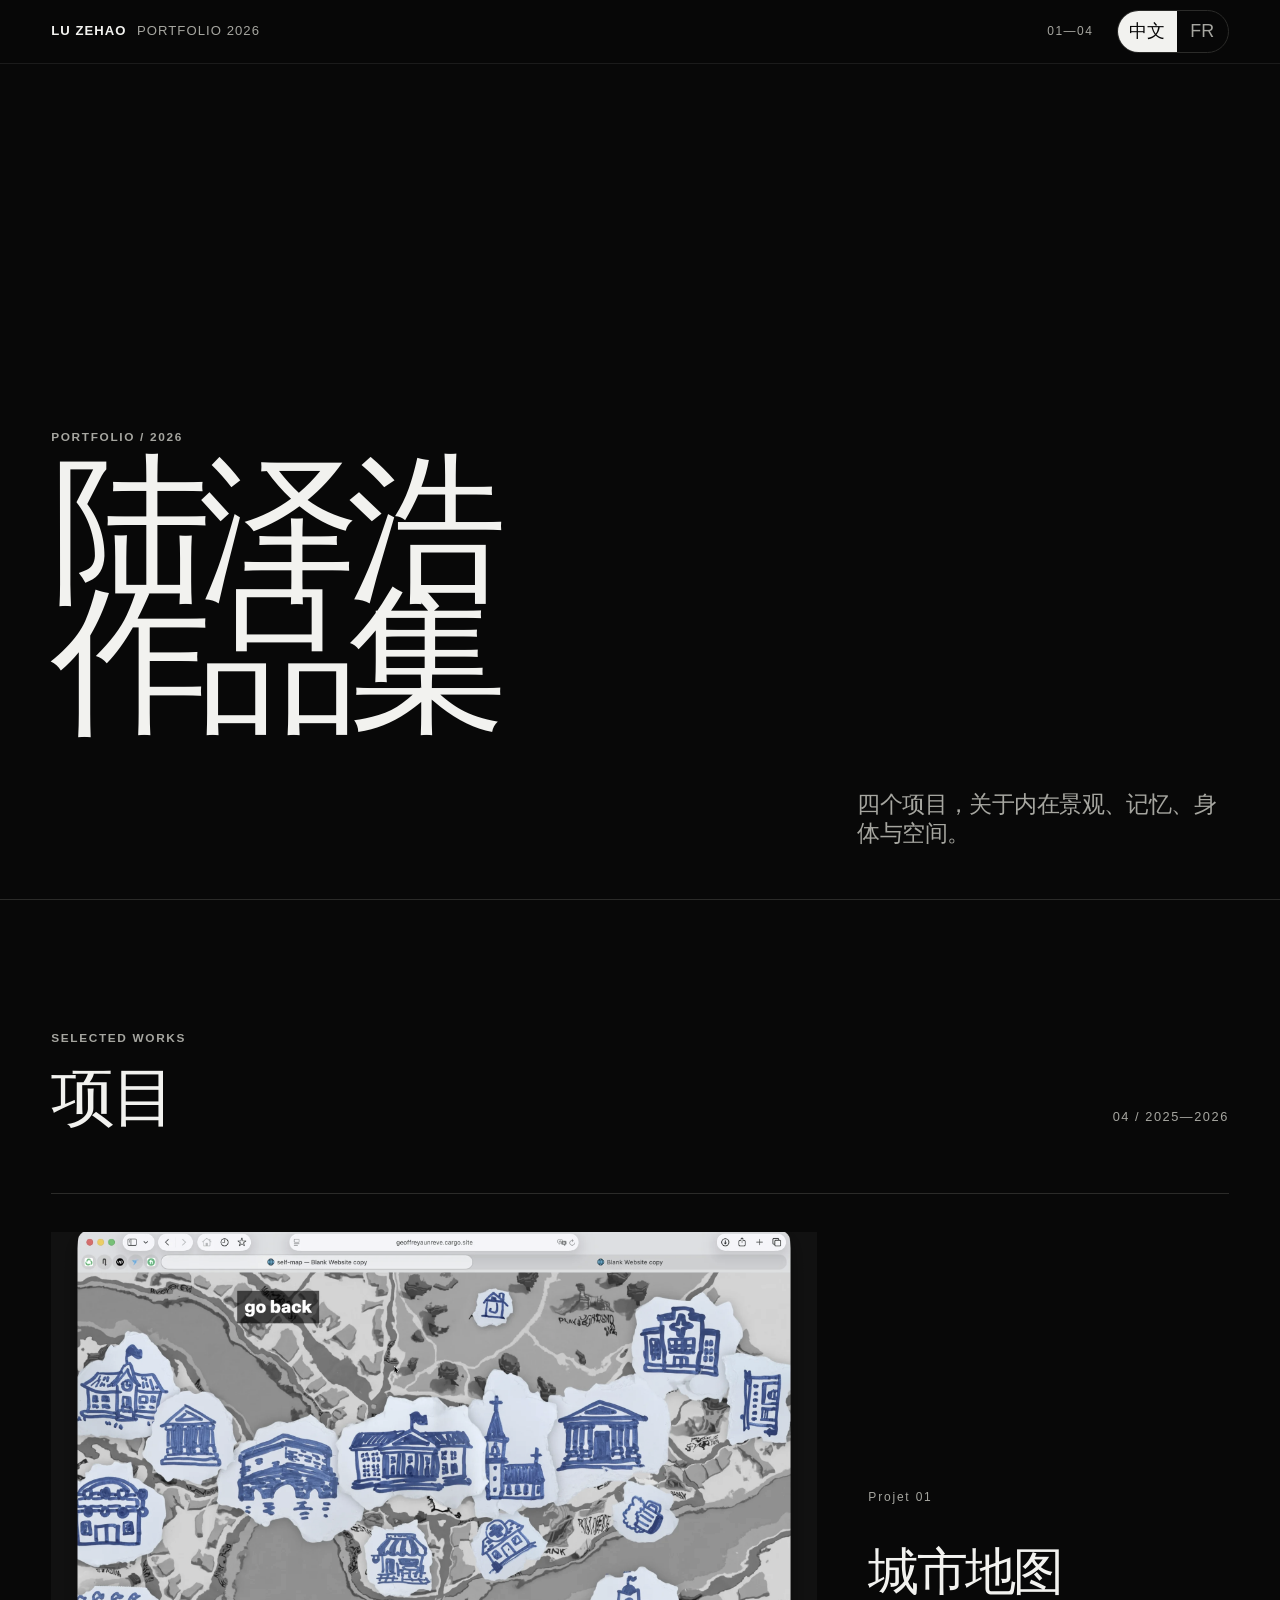
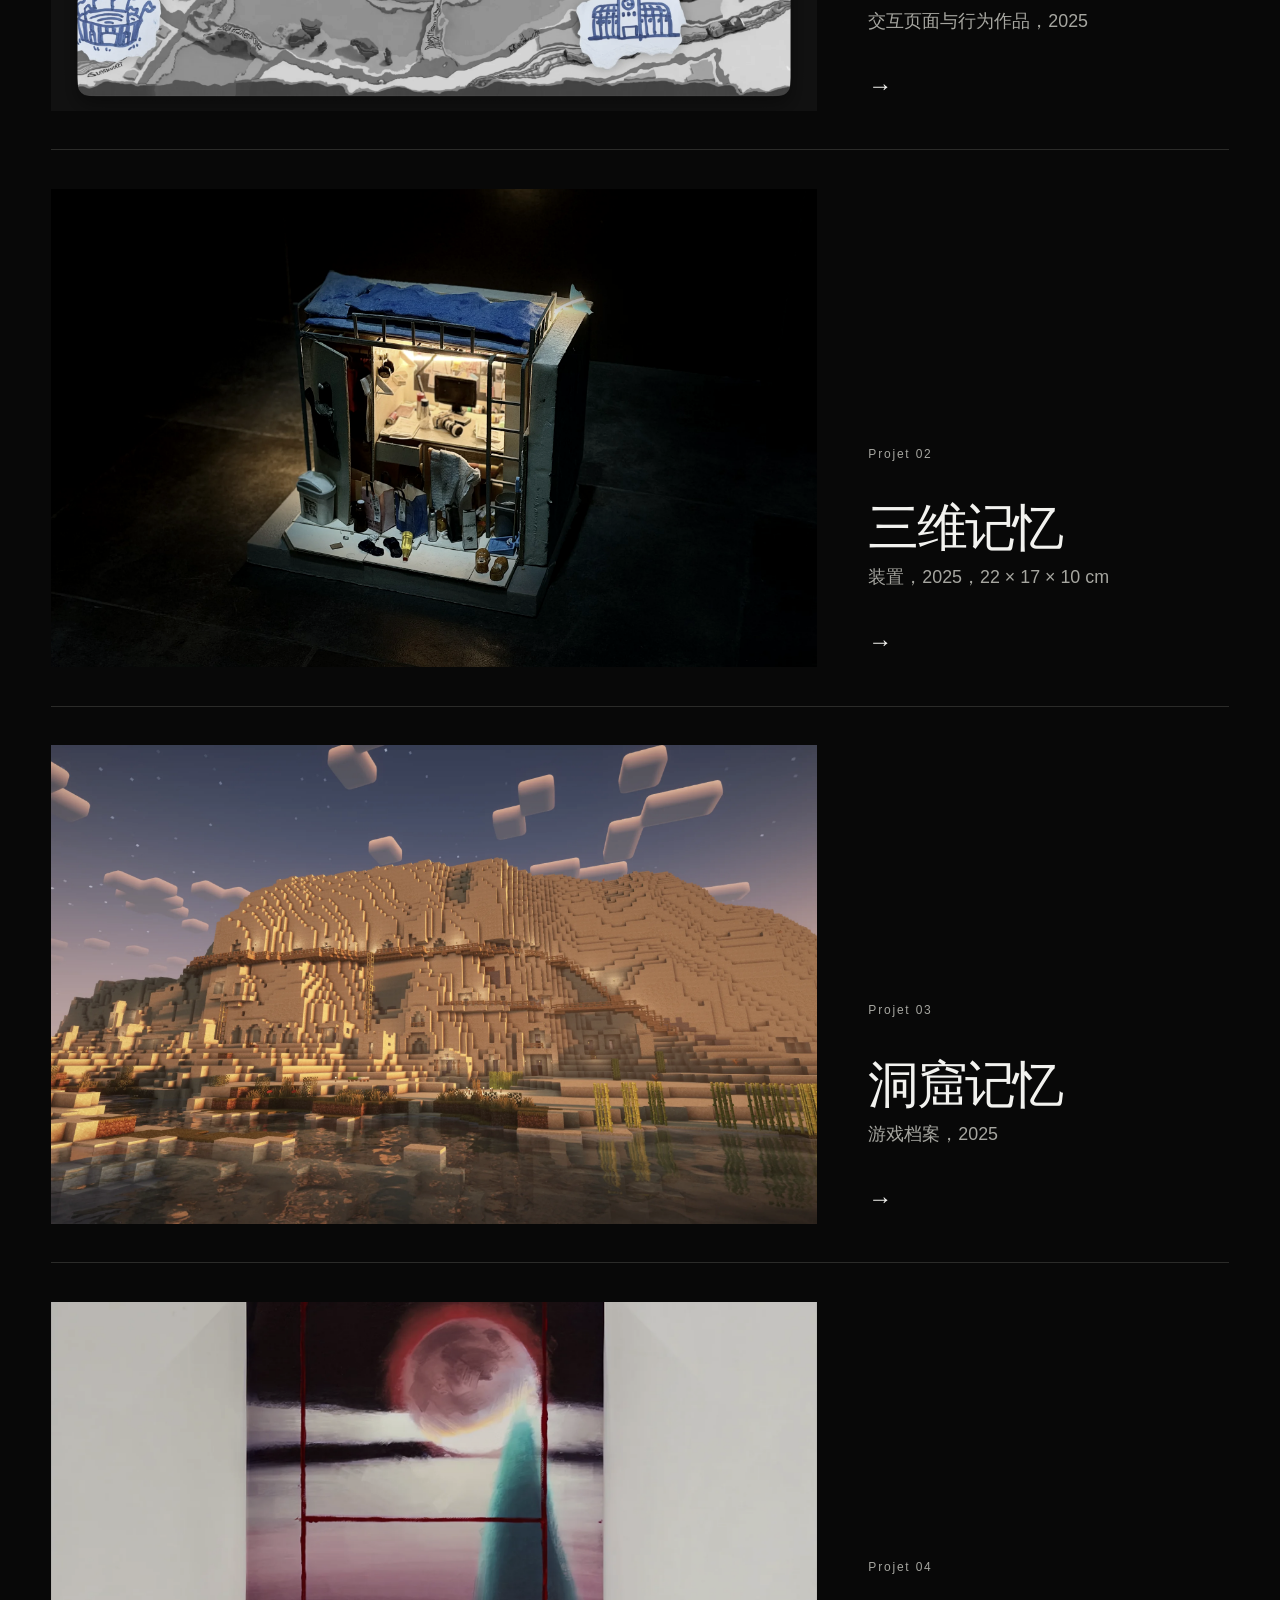
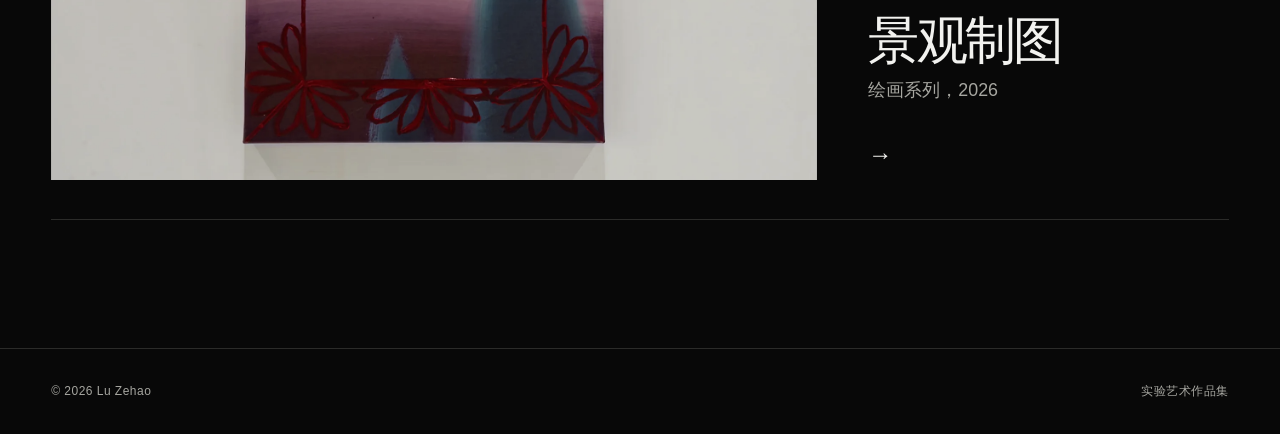
<file: index.html>
<!doctype html>
<html lang="zh-CN" data-site-lang="zh">
<head>
  <meta charset="utf-8">
  <meta name="viewport" content="width=device-width, initial-scale=1">
  <meta name="description" content="陆泽浩 2026 实验艺术作品集，收录四个项目。">
  <title>陆泽浩作品集 2026</title>
  <link rel="stylesheet" href="assets/css/style.css">
  <script src="assets/js/main.js" defer></script>
</head>
<body>
  <a class="skip-link" href="#main" data-zh="跳到主要内容" data-fr="Aller au contenu">跳到主要内容</a>

  <header class="site-header">
    <a class="brand" href="index.html" aria-label="返回首页">
      Lu Zehao <span>Portfolio 2026</span>
    </a>
    <div class="header-actions">
      <span class="project-index">01—04</span>
      <div class="language-switch" aria-label="语言切换">
        <button type="button" data-set-lang="zh" aria-pressed="true">中文</button>
        <button type="button" data-set-lang="fr" aria-pressed="false">FR</button>
      </div>
    </div>
  </header>

  <main id="main">
    <section class="home-hero">
      <div>
        <p class="eyebrow">Portfolio / 2026</p>
        <h1 class="home-title">
          <span lang="zh">陆泽浩<br>作品集</span>
          <span lang="fr">Œuvres<br>de Lu<br>Zehao</span>
        </h1>
        <p class="home-title-fr">
          <span lang="zh">四个项目，关于内在景观、记忆、身体与空间。</span>
          <span lang="fr">Quatre projets autour du paysage intérieur, de la mémoire, du corps et de l’espace.</span>
        </p>
      </div>
    </section>

    <section class="project-list" aria-labelledby="projects-heading">
      <div class="project-list-head reveal">
        <div>
          <p class="section-kicker">Selected works</p>
          <h2 id="projects-heading">
            <span lang="zh">项目</span>
            <span lang="fr">Projets</span>
          </h2>
        </div>
        <span class="project-count">04 / 2025—2026</span>
      </div>

      <a class="project-card reveal" href="project-01.html">
        <div class="project-card-media">
          <img src="assets/images/p1-cover.webp" width="2400" height="1629"
               alt="由手绘建筑组成的城市地图交互页面">
        </div>
        <div class="project-card-copy">
          <span class="project-number">Projet 01</span>
          <div>
            <h3>
              <span lang="zh">城市地图</span>
              <span lang="fr">Carte de la Ville</span>
            </h3>
            <p>
              <span lang="zh">交互页面与行为作品，2025</span>
              <span lang="fr">Page interactive et performance, 2025</span>
            </p>
            <span class="project-card-arrow" aria-hidden="true">→</span>
          </div>
        </div>
      </a>

      <a class="project-card reveal" href="project-02.html">
        <div class="project-card-media">
          <img src="assets/images/p2-cover.webp" width="2400" height="1800"
               alt="昏暗环境中发光的宿舍空间微缩装置">
        </div>
        <div class="project-card-copy">
          <span class="project-number">Projet 02</span>
          <div>
            <h3>
              <span lang="zh">三维记忆</span>
              <span lang="fr">Mémoires en trois dimensions</span>
            </h3>
            <p>
              <span lang="zh">装置，2025，22 × 17 × 10 cm</span>
              <span lang="fr">Installation, 2025, 22 × 17 × 10 cm</span>
            </p>
            <span class="project-card-arrow" aria-hidden="true">→</span>
          </div>
        </div>
      </a>

      <a class="project-card reveal" href="project-03.html">
        <div class="project-card-media">
          <img src="assets/images/p3-cover.webp" width="2400" height="1500"
               alt="Minecraft 中依山建造的洞窟景观">
        </div>
        <div class="project-card-copy">
          <span class="project-number">Projet 03</span>
          <div>
            <h3>
              <span lang="zh">洞窟记忆</span>
              <span lang="fr">Mémoire de la grotte</span>
            </h3>
            <p>
              <span lang="zh">游戏档案，2025</span>
              <span lang="fr">Archives du jeu, 2025</span>
            </p>
            <span class="project-card-arrow" aria-hidden="true">→</span>
          </div>
        </div>
      </a>

      <a class="project-card reveal" href="project-04.html">
        <div class="project-card-media">
          <img src="assets/images/p4-cover.webp" width="1799" height="2400"
               alt="红色线条覆盖在朦胧内在景观上的绘画">
        </div>
        <div class="project-card-copy">
          <span class="project-number">Projet 04</span>
          <div>
            <h3>
              <span lang="zh">景观制图</span>
              <span lang="fr">Cartographie du paysage</span>
            </h3>
            <p>
              <span lang="zh">绘画系列，2026</span>
              <span lang="fr">Série de peintures, 2026</span>
            </p>
            <span class="project-card-arrow" aria-hidden="true">→</span>
          </div>
        </div>
      </a>
    </section>
  </main>

  <footer class="site-footer">
    <span>© 2026 Lu Zehao</span>
    <span data-zh="实验艺术作品集" data-fr="Portfolio d’art expérimental">实验艺术作品集</span>
  </footer>
</body>
</html>
</file>
<file: assets/css/style.css>
:root {
  color-scheme: dark;
  --bg: #080808;
  --surface: #111;
  --surface-2: #181818;
  --text: #f2f2ef;
  --muted: #a6a6a0;
  --line: #2b2b29;
  --page-pad: clamp(1.25rem, 4vw, 4.5rem);
  --content: 1500px;
  --ease: cubic-bezier(.2, .75, .25, 1);
}

* {
  box-sizing: border-box;
}

html {
  background: var(--bg);
  scroll-behavior: smooth;
}

body {
  margin: 0;
  min-width: 320px;
  background: var(--bg);
  color: var(--text);
  font-family: -apple-system, BlinkMacSystemFont, "Segoe UI", "Noto Sans SC",
    "PingFang SC", "Hiragino Sans GB", Arial, sans-serif;
  font-size: clamp(1rem, .94rem + .22vw, 1.14rem);
  line-height: 1.75;
  text-rendering: optimizeLegibility;
}

a {
  color: inherit;
  text-decoration: none;
}

button {
  font: inherit;
}

img {
  display: block;
  max-width: 100%;
}

::selection {
  background: #e9e9e3;
  color: #090909;
}

.skip-link {
  position: fixed;
  z-index: 100;
  top: .75rem;
  left: .75rem;
  padding: .6rem .9rem;
  transform: translateY(-180%);
  background: var(--text);
  color: var(--bg);
  transition: transform .2s ease;
}

.skip-link:focus {
  transform: translateY(0);
}

.site-header {
  position: sticky;
  z-index: 20;
  top: 0;
  display: flex;
  align-items: center;
  justify-content: space-between;
  min-height: 64px;
  padding: 0 var(--page-pad);
  border-bottom: 1px solid rgba(255, 255, 255, .08);
  background: rgba(8, 8, 8, .82);
  backdrop-filter: blur(18px);
}

.brand {
  display: inline-flex;
  align-items: baseline;
  gap: .65rem;
  font-size: .82rem;
  font-weight: 650;
  letter-spacing: .08em;
  text-transform: uppercase;
}

.brand span {
  color: var(--muted);
  font-weight: 450;
}

.header-actions {
  display: flex;
  align-items: center;
  gap: clamp(.8rem, 2vw, 1.5rem);
}

.project-index {
  color: var(--muted);
  font-size: .75rem;
  letter-spacing: .12em;
}

.language-switch {
  display: inline-flex;
  overflow: hidden;
  border: 1px solid var(--line);
  border-radius: 999px;
}

.language-switch button {
  min-width: 3.2rem;
  padding: .32rem .7rem;
  border: 0;
  background: transparent;
  color: var(--muted);
  cursor: pointer;
}

.language-switch button[aria-pressed="true"] {
  background: var(--text);
  color: var(--bg);
}

html[data-site-lang="zh"] [lang="fr"],
html[data-site-lang="fr"] [lang="zh"] {
  display: none !important;
}

main {
  overflow: clip;
}

.home-hero {
  display: grid;
  align-content: end;
  min-height: calc(100svh - 64px);
  padding: clamp(5rem, 12vh, 10rem) var(--page-pad) var(--page-pad);
  border-bottom: 1px solid var(--line);
}

.eyebrow,
.section-kicker,
.slide-marker {
  margin: 0 0 1rem;
  color: var(--muted);
  font-size: .74rem;
  font-weight: 600;
  letter-spacing: .14em;
  text-transform: uppercase;
}

.home-title {
  max-width: 12ch;
  margin: 0;
  font-size: clamp(4rem, 12.5vw, 12rem);
  font-weight: 580;
  letter-spacing: -.075em;
  line-height: .82;
}

.home-title-fr {
  max-width: 29ch;
  margin: clamp(2rem, 5vw, 4.5rem) 0 0 auto;
  color: var(--muted);
  font-size: clamp(1.05rem, 1.8vw, 1.8rem);
  font-weight: 400;
  letter-spacing: -.025em;
  line-height: 1.25;
}

.project-list {
  max-width: var(--content);
  margin: 0 auto;
  padding: clamp(5rem, 10vw, 10rem) var(--page-pad);
}

.project-list-head {
  display: flex;
  align-items: end;
  justify-content: space-between;
  gap: 2rem;
  margin-bottom: clamp(2rem, 5vw, 4rem);
}

.project-list-head h2 {
  margin: 0;
  font-size: clamp(2.4rem, 5vw, 5rem);
  font-weight: 540;
  letter-spacing: -.055em;
  line-height: 1;
}

.project-count {
  color: var(--muted);
  font-size: .8rem;
  letter-spacing: .12em;
}

.project-card {
  position: relative;
  display: grid;
  grid-template-columns: minmax(0, 1.7fr) minmax(260px, .8fr);
  gap: clamp(1.5rem, 4vw, 4.5rem);
  align-items: end;
  padding: clamp(1.5rem, 3vw, 3rem) 0;
  border-top: 1px solid var(--line);
}

.project-card:last-child {
  border-bottom: 1px solid var(--line);
}

.project-card-media {
  overflow: hidden;
  aspect-ratio: 16 / 10;
  background: var(--surface);
}

.project-card-media img {
  width: 100%;
  height: 100%;
  object-fit: cover;
  filter: saturate(.76) contrast(1.03);
  transition: transform .8s var(--ease), filter .8s var(--ease);
}

.project-card:hover .project-card-media img,
.project-card:focus-visible .project-card-media img {
  transform: scale(1.025);
  filter: saturate(1) contrast(1.02);
}

.project-card-copy {
  padding-bottom: .25rem;
}

.project-number {
  display: block;
  margin-bottom: clamp(1rem, 3vw, 2.5rem);
  color: var(--muted);
  font-size: .75rem;
  letter-spacing: .15em;
}

.project-card h3 {
  margin: 0 0 .6rem;
  font-size: clamp(2rem, 4vw, 4.5rem);
  font-weight: 520;
  letter-spacing: -.055em;
  line-height: .96;
}

.project-card-copy p {
  max-width: 34rem;
  margin: 0;
  color: var(--muted);
}

.project-card-arrow {
  display: inline-block;
  margin-top: 1.75rem;
  font-size: 1.5rem;
  transition: transform .25s var(--ease);
}

.project-card:hover .project-card-arrow {
  transform: translateX(.5rem);
}

.project-hero {
  position: relative;
  min-height: calc(100svh - 64px);
  display: grid;
  grid-template-columns: minmax(280px, .72fr) minmax(0, 1.28fr);
  border-bottom: 1px solid var(--line);
}

.project-hero-copy {
  z-index: 1;
  display: flex;
  flex-direction: column;
  justify-content: space-between;
  padding: clamp(3rem, 8vh, 7rem) var(--page-pad) var(--page-pad);
  background: var(--bg);
}

.project-hero h1 {
  max-width: 9ch;
  margin: 0;
  font-size: clamp(4rem, 8.5vw, 9rem);
  font-weight: 560;
  letter-spacing: -.07em;
  line-height: .82;
}

.project-hero-title {
  margin-top: 2rem;
  color: var(--muted);
  font-size: clamp(1rem, 1.45vw, 1.45rem);
  line-height: 1.35;
}

.work-meta {
  margin: 2rem 0 0;
  color: var(--muted);
  font-size: .82rem;
  letter-spacing: .02em;
}

.project-hero-media {
  min-height: 58svh;
  background: var(--surface);
}

.project-hero-media .zoomable {
  height: 100%;
}

.project-hero-media img {
  width: 100%;
  height: 100%;
  object-fit: cover;
}

.chapter {
  max-width: var(--content);
  margin: 0 auto;
  padding: clamp(5rem, 10vw, 10rem) var(--page-pad);
}

.chapter + .chapter {
  border-top: 1px solid var(--line);
}

.chapter-heading {
  display: grid;
  grid-template-columns: minmax(180px, .48fr) minmax(0, 1.2fr);
  gap: clamp(2rem, 6vw, 7rem);
  margin-bottom: clamp(3rem, 7vw, 7rem);
}

.chapter-heading h2 {
  max-width: 9ch;
  margin: 0;
  font-size: clamp(2.8rem, 6vw, 6.4rem);
  font-weight: 520;
  letter-spacing: -.06em;
  line-height: .92;
}

.chapter-copy {
  max-width: 52rem;
}

.chapter-copy > p:first-child {
  margin-top: 0;
}

.chapter-copy p {
  color: #d2d2cd;
}

.project-description {
  border-top: 1px solid var(--line);
  border-bottom: 1px solid var(--line);
}

.project-description summary {
  display: flex;
  align-items: center;
  justify-content: space-between;
  gap: 1rem;
  padding: 1.1rem 0;
  cursor: pointer;
  color: var(--text);
  font-size: .85rem;
  font-weight: 600;
  letter-spacing: .08em;
  list-style: none;
  text-transform: uppercase;
}

.project-description summary::-webkit-details-marker {
  display: none;
}

.project-description summary::after {
  content: "+";
  color: var(--muted);
  font-size: 1.2rem;
  font-weight: 400;
}

.project-description[open] summary::after {
  content: "−";
}

.details-body {
  padding: 0 0 1.5rem;
}

.details-body p:last-child {
  margin-bottom: 0;
}

.media-grid {
  display: grid;
  grid-template-columns: repeat(12, 1fr);
  gap: clamp(.6rem, 1.4vw, 1.2rem);
}

.media-item {
  grid-column: span 6;
  margin: 0;
  overflow: hidden;
  background: var(--surface);
}

.media-item.wide {
  grid-column: 1 / -1;
}

.media-item.third {
  grid-column: span 4;
}

.media-item.portrait {
  grid-column: span 4;
}

.zoomable {
  position: relative;
  width: 100%;
  padding: 0;
  border: 0;
  background: transparent;
  cursor: zoom-in;
  text-align: left;
}

.zoomable::after {
  content: "↗";
  position: absolute;
  right: .75rem;
  bottom: .75rem;
  display: grid;
  width: 2.25rem;
  height: 2.25rem;
  place-items: center;
  border-radius: 50%;
  background: rgba(0, 0, 0, .7);
  color: #fff;
  opacity: 0;
  transition: opacity .25s ease, transform .25s var(--ease);
}

.zoomable:hover::after,
.zoomable:focus-visible::after {
  opacity: 1;
  transform: translateY(-.15rem);
}

.zoomable img {
  width: 100%;
  height: auto;
  transition: filter .5s ease, transform .7s var(--ease);
}

.project-hero-media .zoomable img {
  height: 100%;
  object-fit: cover;
}

.zoomable:hover img {
  filter: brightness(1.05);
  transform: scale(1.008);
}

.media-item figcaption {
  padding: .8rem .15rem 0;
  color: var(--muted);
  font-size: .78rem;
}

.process-grid .media-item {
  align-self: start;
}

.numbered-image {
  position: relative;
}

.numbered-image::before {
  content: attr(data-step);
  position: absolute;
  z-index: 2;
  top: .7rem;
  left: .7rem;
  display: grid;
  width: 2.25rem;
  height: 2.25rem;
  place-items: center;
  border-radius: 50%;
  background: rgba(0, 0, 0, .74);
  color: #fff;
  font-size: .75rem;
}

.project-nav {
  display: grid;
  grid-template-columns: 1fr 1fr;
  border-top: 1px solid var(--line);
}

.project-nav a {
  min-height: 30svh;
  display: flex;
  flex-direction: column;
  justify-content: space-between;
  padding: clamp(2rem, 5vw, 5rem) var(--page-pad);
  transition: background .25s ease;
}

.project-nav a + a {
  border-left: 1px solid var(--line);
  text-align: right;
}

.project-nav a:hover,
.project-nav a:focus-visible {
  background: var(--surface);
}

.project-nav-label {
  color: var(--muted);
  font-size: .72rem;
  letter-spacing: .12em;
  text-transform: uppercase;
}

.project-nav-title {
  font-size: clamp(1.8rem, 4vw, 4rem);
  font-weight: 520;
  letter-spacing: -.05em;
  line-height: 1;
}

.site-footer {
  display: flex;
  justify-content: space-between;
  gap: 2rem;
  padding: 2rem var(--page-pad);
  border-top: 1px solid var(--line);
  color: var(--muted);
  font-size: .75rem;
  letter-spacing: .04em;
}

.lightbox {
  width: 100vw;
  max-width: none;
  height: 100vh;
  max-height: none;
  margin: 0;
  padding: 0;
  border: 0;
  background: rgba(3, 3, 3, .96);
  color: #fff;
}

.lightbox::backdrop {
  background: rgba(0, 0, 0, .9);
}

.lightbox-inner {
  position: relative;
  display: grid;
  width: 100%;
  height: 100%;
  place-items: center;
  padding: clamp(1rem, 4vw, 3rem);
}

.lightbox img {
  max-width: 100%;
  max-height: calc(100vh - 5rem);
  object-fit: contain;
}

.lightbox-close {
  position: fixed;
  z-index: 2;
  top: 1rem;
  right: 1rem;
  display: grid;
  width: 2.8rem;
  height: 2.8rem;
  place-items: center;
  border: 1px solid rgba(255, 255, 255, .3);
  border-radius: 50%;
  background: rgba(0, 0, 0, .55);
  color: #fff;
  cursor: pointer;
}

.reveal {
  opacity: 0;
  transform: translateY(22px);
  transition: opacity .7s ease, transform .8s var(--ease);
}

.reveal.is-visible {
  opacity: 1;
  transform: translateY(0);
}

@media (max-width: 900px) {
  .project-card,
  .project-hero,
  .chapter-heading {
    grid-template-columns: 1fr;
  }

  .project-card-copy {
    display: grid;
    grid-template-columns: 4rem 1fr;
    gap: 1rem;
  }

  .project-number {
    margin: .35rem 0 0;
  }

  .project-card-arrow {
    grid-column: 2;
  }

  .project-hero-copy {
    min-height: 52svh;
  }

  .project-hero h1 {
    max-width: 11ch;
  }

  .project-hero-media {
    min-height: 56svh;
  }

  .chapter-heading h2 {
    max-width: 14ch;
  }

  .media-item.third,
  .media-item.portrait {
    grid-column: span 6;
  }
}

@media (max-width: 620px) {
  .site-header {
    min-height: 58px;
  }

  .brand span,
  .project-index {
    display: none;
  }

  .home-hero {
    min-height: calc(100svh - 58px);
  }

  .home-title {
    font-size: clamp(3.9rem, 22vw, 7rem);
  }

  .project-list-head {
    align-items: start;
    flex-direction: column;
  }

  .project-card-copy {
    display: block;
  }

  .project-number {
    margin-bottom: 1rem;
  }

  .project-card-arrow {
    margin-top: 1rem;
  }

  .project-hero {
    min-height: auto;
  }

  .project-hero-copy {
    min-height: 52svh;
  }

  .project-hero h1 {
    font-size: clamp(3.6rem, 19vw, 6rem);
  }

  .chapter {
    padding-top: 4.5rem;
    padding-bottom: 4.5rem;
  }

  .chapter-heading {
    margin-bottom: 2.5rem;
  }

  .media-item,
  .media-item.third,
  .media-item.portrait {
    grid-column: 1 / -1;
  }

  .project-nav {
    grid-template-columns: 1fr;
  }

  .project-nav a {
    min-height: 24svh;
  }

  .project-nav a + a {
    border-top: 1px solid var(--line);
    border-left: 0;
  }

  .site-footer {
    flex-direction: column;
    gap: .4rem;
  }
}

@media (prefers-reduced-motion: reduce) {
  html {
    scroll-behavior: auto;
  }

  *,
  *::before,
  *::after {
    scroll-behavior: auto !important;
    transition-duration: .01ms !important;
    animation-duration: .01ms !important;
    animation-iteration-count: 1 !important;
  }

  .reveal {
    opacity: 1;
    transform: none;
  }
}
</file>
